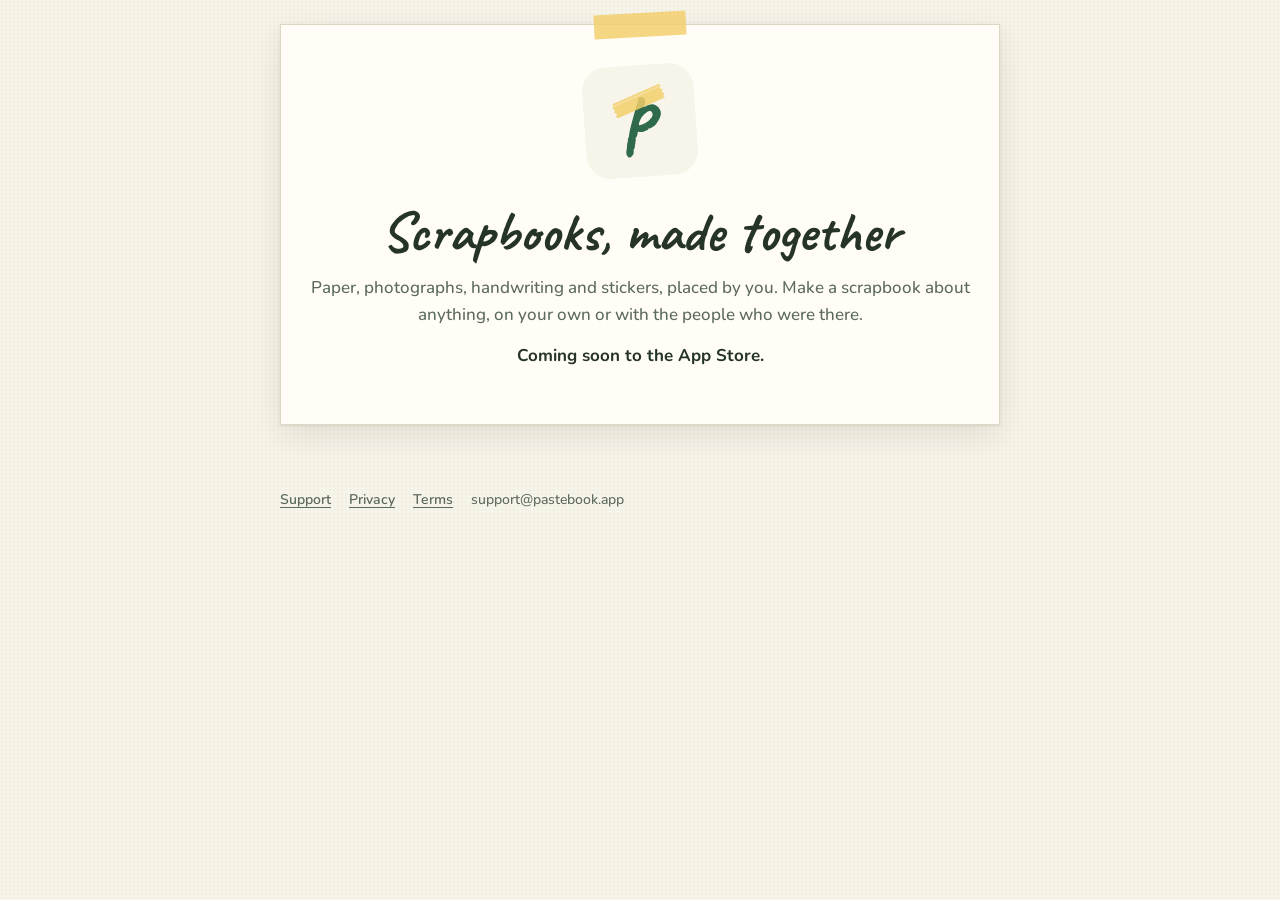
<file: index.html>
<!doctype html>
<html lang="en">
<head>
<meta charset="utf-8">
<meta name="viewport" content="width=device-width, initial-scale=1">
<title>pastebook</title>
<meta name="description" content="pastebook: scrapbooks about anything, made alone or together.">
<link rel="icon" href="/icon.svg" type="image/svg+xml">
<link rel="apple-touch-icon" href="/apple-touch-icon.png">
<link rel="stylesheet" href="/style.css">
</head>
<body>
<main>
  <div class="sheet tape hero">
    <img class="icon" src="/icon.svg" alt="" width="112" height="112">
    <h1>Scrapbooks, made together</h1>
    <p class="soft">Paper, photographs, handwriting and stickers, placed by you. Make a scrapbook about anything, on your own or with the people who were there.</p>
    <p><strong>Coming soon to the App Store.</strong></p>
  </div>
</main>
<footer>
  <a href="/support/">Support</a>
  <a href="/privacy/">Privacy</a>
  <a href="/terms/">Terms</a>
  <span>support@pastebook.app</span>
</footer>
</body>
</html>
</file>
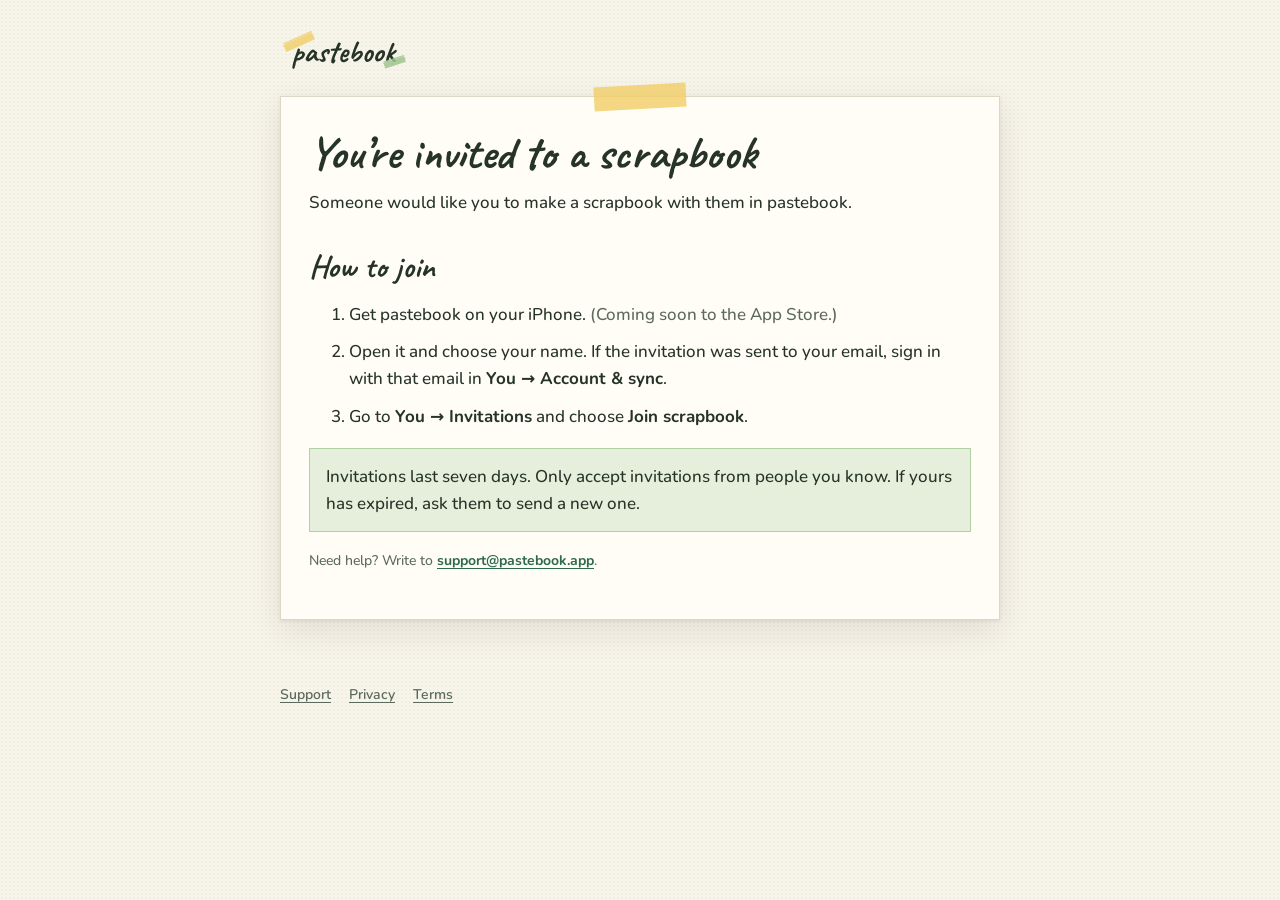
<file: invite/index.html>
<!doctype html>
<html lang="en">
<head>
<meta charset="utf-8">
<meta name="viewport" content="width=device-width, initial-scale=1">
<title>You’re invited · pastebook</title>
<meta name="description" content="Someone invited you to make a scrapbook together in pastebook.">
<meta name="robots" content="noindex">
<link rel="icon" href="/icon.svg" type="image/svg+xml">
<link rel="apple-touch-icon" href="/apple-touch-icon.png">
<link rel="stylesheet" href="/style.css">
</head>
<body>
<header class="site">
  <a href="/"><img src="/logo.svg" alt="pastebook" width="129" height="44"></a>
</header>
<main>
  <div class="sheet tape">
    <h1>You’re invited to a scrapbook</h1>
    <p>Someone would like you to make a scrapbook with them in pastebook.</p>

    <!-- With pastebook installed, tapping the link opens the app before this
         page loads. This button covers links opened inside a browser. -->
    <p id="open" hidden><a class="button" id="open-link" href="#">Open in pastebook</a></p>

    <h2>How to join</h2>
    <ol class="steps">
      <li>Get pastebook on your iPhone. <span class="soft">(Coming soon to the App Store.)</span></li>
      <li>Open it and choose your name. If the invitation was sent to your email, sign in with that email in <strong>You → Account &amp; sync</strong>.</li>
      <li>Go to <strong>You → Invitations</strong> and choose <strong>Join scrapbook</strong>.</li>
    </ol>
    <div class="note">Invitations last seven days. Only accept invitations from people you know. If yours has expired, ask them to send a new one.</div>
    <p class="meta">Need help? Write to <a href="mailto:support@pastebook.app">support@pastebook.app</a>.</p>
  </div>
</main>
<footer>
  <a href="/support/">Support</a>
  <a href="/privacy/">Privacy</a>
  <a href="/terms/">Terms</a>
</footer>
<script>
  // Only a well-formed invitation ID is passed on to the app.
  const id = new URLSearchParams(location.search).get("id") || location.pathname.split("/")[2] || "";
  if (/^[0-9a-f]{8}-[0-9a-f]{4}-[0-9a-f]{4}-[0-9a-f]{4}-[0-9a-f]{12}$/i.test(id)) {
    document.getElementById("open-link").href = "kept://invite/" + id.toLowerCase();
    document.getElementById("open").hidden = false;
  }
</script>
</body>
</html>
</file>
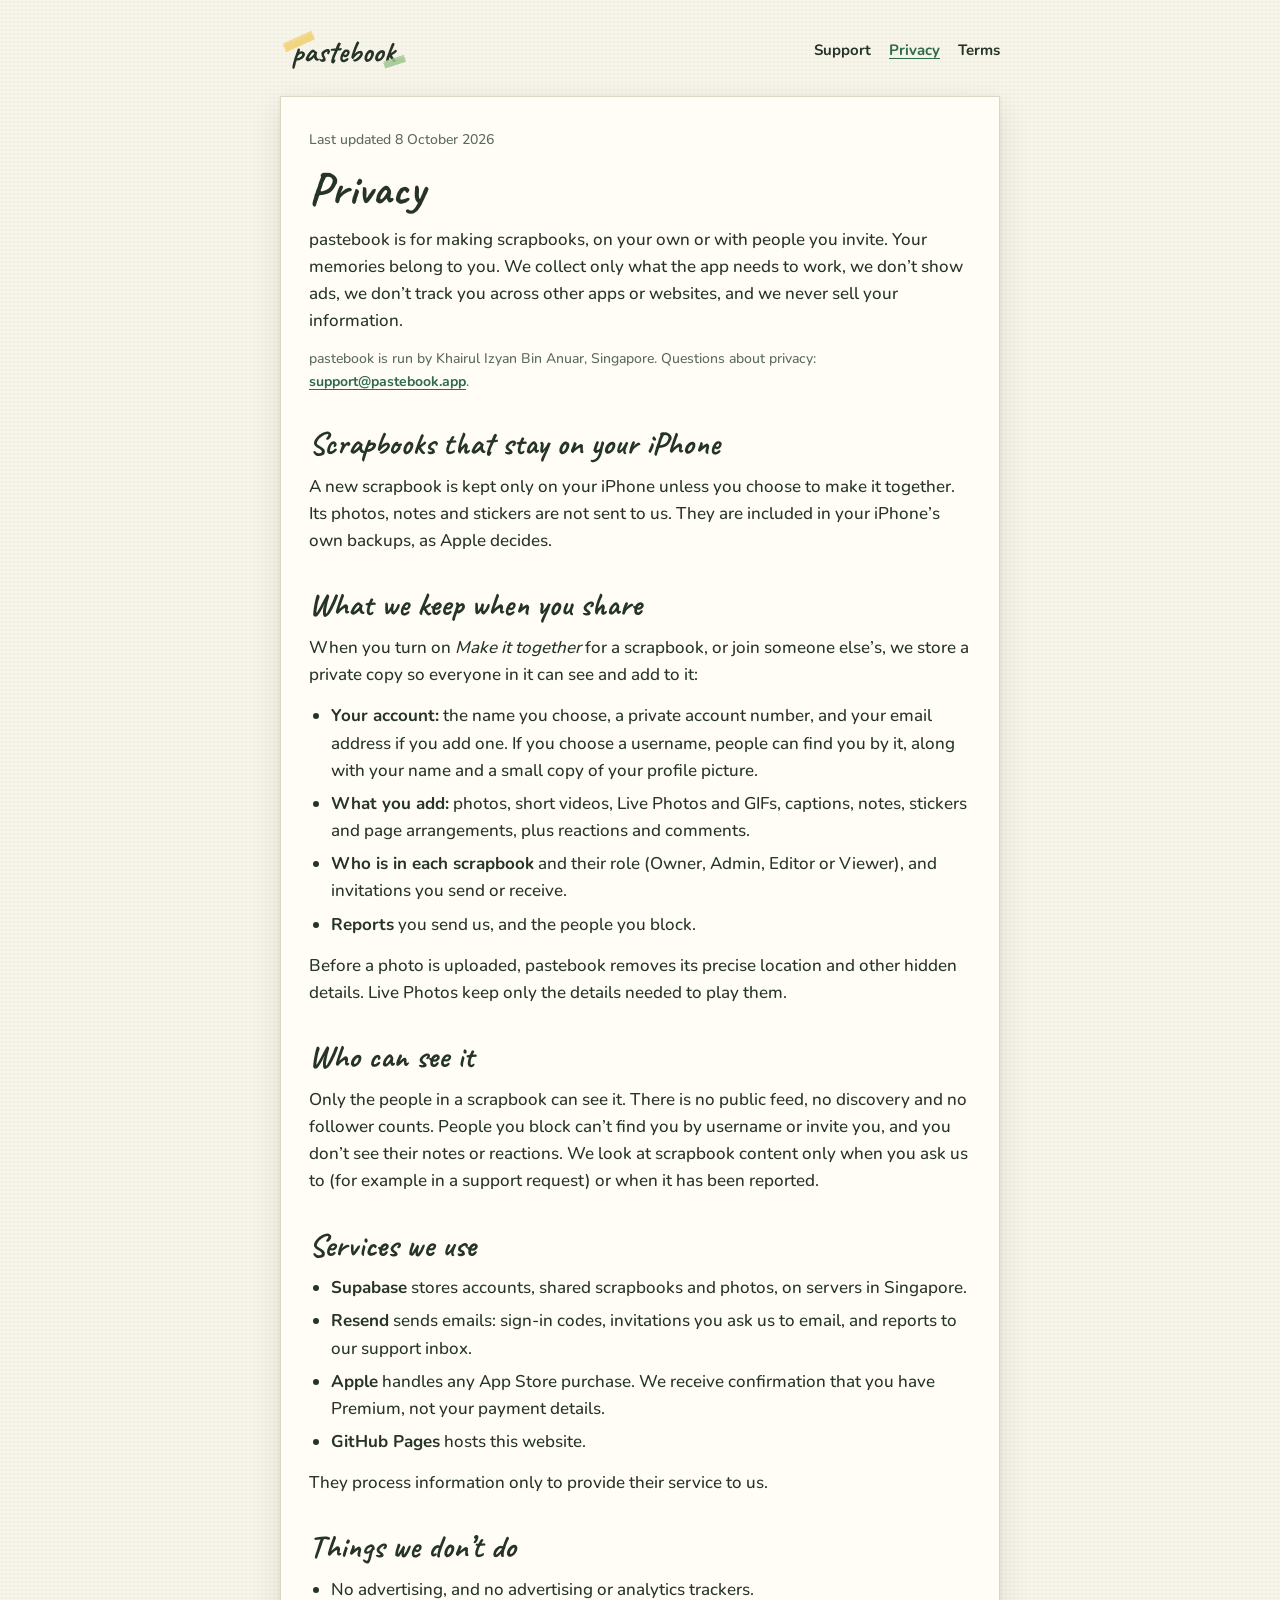
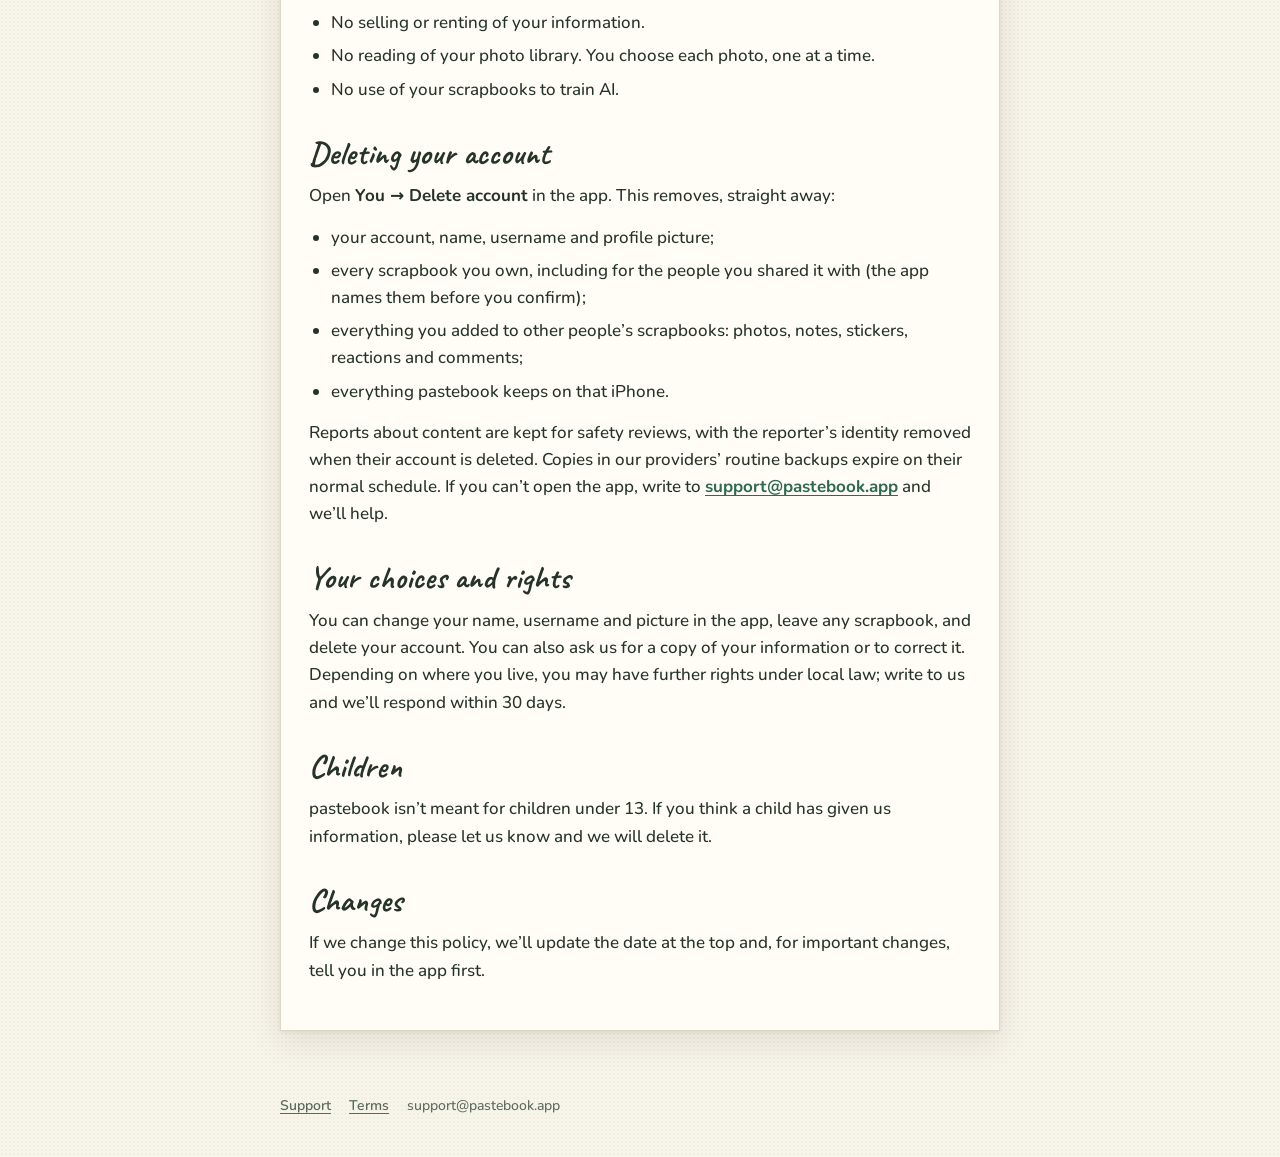
<file: privacy/index.html>
<!doctype html>
<html lang="en">
<head>
<meta charset="utf-8">
<meta name="viewport" content="width=device-width, initial-scale=1">
<title>Privacy · pastebook</title>
<meta name="description" content="How pastebook handles your scrapbooks, photos and account.">
<link rel="icon" href="/icon.svg" type="image/svg+xml">
<link rel="apple-touch-icon" href="/apple-touch-icon.png">
<link rel="stylesheet" href="/style.css">
</head>
<body>
<header class="site">
  <a href="/"><img src="/logo.svg" alt="pastebook" width="129" height="44"></a>
  <nav><a href="/support/">Support</a><a href="/privacy/" aria-current="page">Privacy</a><a href="/terms/">Terms</a></nav>
</header>
<main>
<article class="sheet">
  <p class="meta">Last updated 8 October 2026</p>
  <h1>Privacy</h1>
  <p>pastebook is for making scrapbooks, on your own or with people you invite. Your memories belong to you. We collect only what the app needs to work, we don’t show ads, we don’t track you across other apps or websites, and we never sell your information.</p>
  <p class="meta">pastebook is run by Khairul Izyan Bin Anuar, Singapore. Questions about privacy: <a href="mailto:support@pastebook.app">support@pastebook.app</a>.</p>

  <h2>Scrapbooks that stay on your iPhone</h2>
  <p>A new scrapbook is kept only on your iPhone unless you choose to make it together. Its photos, notes and stickers are not sent to us. They are included in your iPhone’s own backups, as Apple decides.</p>

  <h2>What we keep when you share</h2>
  <p>When you turn on <em>Make it together</em> for a scrapbook, or join someone else’s, we store a private copy so everyone in it can see and add to it:</p>
  <ul>
    <li><strong>Your account:</strong> the name you choose, a private account number, and your email address if you add one. If you choose a username, people can find you by it, along with your name and a small copy of your profile picture.</li>
    <li><strong>What you add:</strong> photos, short videos, Live Photos and GIFs, captions, notes, stickers and page arrangements, plus reactions and comments.</li>
    <li><strong>Who is in each scrapbook</strong> and their role (Owner, Admin, Editor or Viewer), and invitations you send or receive.</li>
    <li><strong>Reports</strong> you send us, and the people you block.</li>
  </ul>
  <p>Before a photo is uploaded, pastebook removes its precise location and other hidden details. Live Photos keep only the details needed to play them.</p>

  <h2>Who can see it</h2>
  <p>Only the people in a scrapbook can see it. There is no public feed, no discovery and no follower counts. People you block can’t find you by username or invite you, and you don’t see their notes or reactions. We look at scrapbook content only when you ask us to (for example in a support request) or when it has been reported.</p>

  <h2>Services we use</h2>
  <ul>
    <li><strong>Supabase</strong> stores accounts, shared scrapbooks and photos, on servers in Singapore.</li>
    <li><strong>Resend</strong> sends emails: sign-in codes, invitations you ask us to email, and reports to our support inbox.</li>
    <li><strong>Apple</strong> handles any App Store purchase. We receive confirmation that you have Premium, not your payment details.</li>
    <li><strong>GitHub Pages</strong> hosts this website.</li>
  </ul>
  <p>They process information only to provide their service to us.</p>

  <h2>Things we don’t do</h2>
  <ul>
    <li>No advertising, and no advertising or analytics trackers.</li>
    <li>No selling or renting of your information.</li>
    <li>No reading of your photo library. You choose each photo, one at a time.</li>
    <li>No use of your scrapbooks to train AI.</li>
  </ul>

  <h2>Deleting your account</h2>
  <p>Open <strong>You → Delete account</strong> in the app. This removes, straight away:</p>
  <ul>
    <li>your account, name, username and profile picture;</li>
    <li>every scrapbook you own, including for the people you shared it with (the app names them before you confirm);</li>
    <li>everything you added to other people’s scrapbooks: photos, notes, stickers, reactions and comments;</li>
    <li>everything pastebook keeps on that iPhone.</li>
  </ul>
  <p>Reports about content are kept for safety reviews, with the reporter’s identity removed when their account is deleted. Copies in our providers’ routine backups expire on their normal schedule. If you can’t open the app, write to <a href="mailto:support@pastebook.app">support@pastebook.app</a> and we’ll help.</p>

  <h2>Your choices and rights</h2>
  <p>You can change your name, username and picture in the app, leave any scrapbook, and delete your account. You can also ask us for a copy of your information or to correct it. Depending on where you live, you may have further rights under local law; write to us and we’ll respond within 30 days.</p>

  <h2>Children</h2>
  <p>pastebook isn’t meant for children under 13. If you think a child has given us information, please let us know and we will delete it.</p>

  <h2>Changes</h2>
  <p>If we change this policy, we’ll update the date at the top and, for important changes, tell you in the app first.</p>
</article>
</main>
<footer>
  <a href="/support/">Support</a>
  <a href="/terms/">Terms</a>
  <span>support@pastebook.app</span>
</footer>
</body>
</html>
</file>
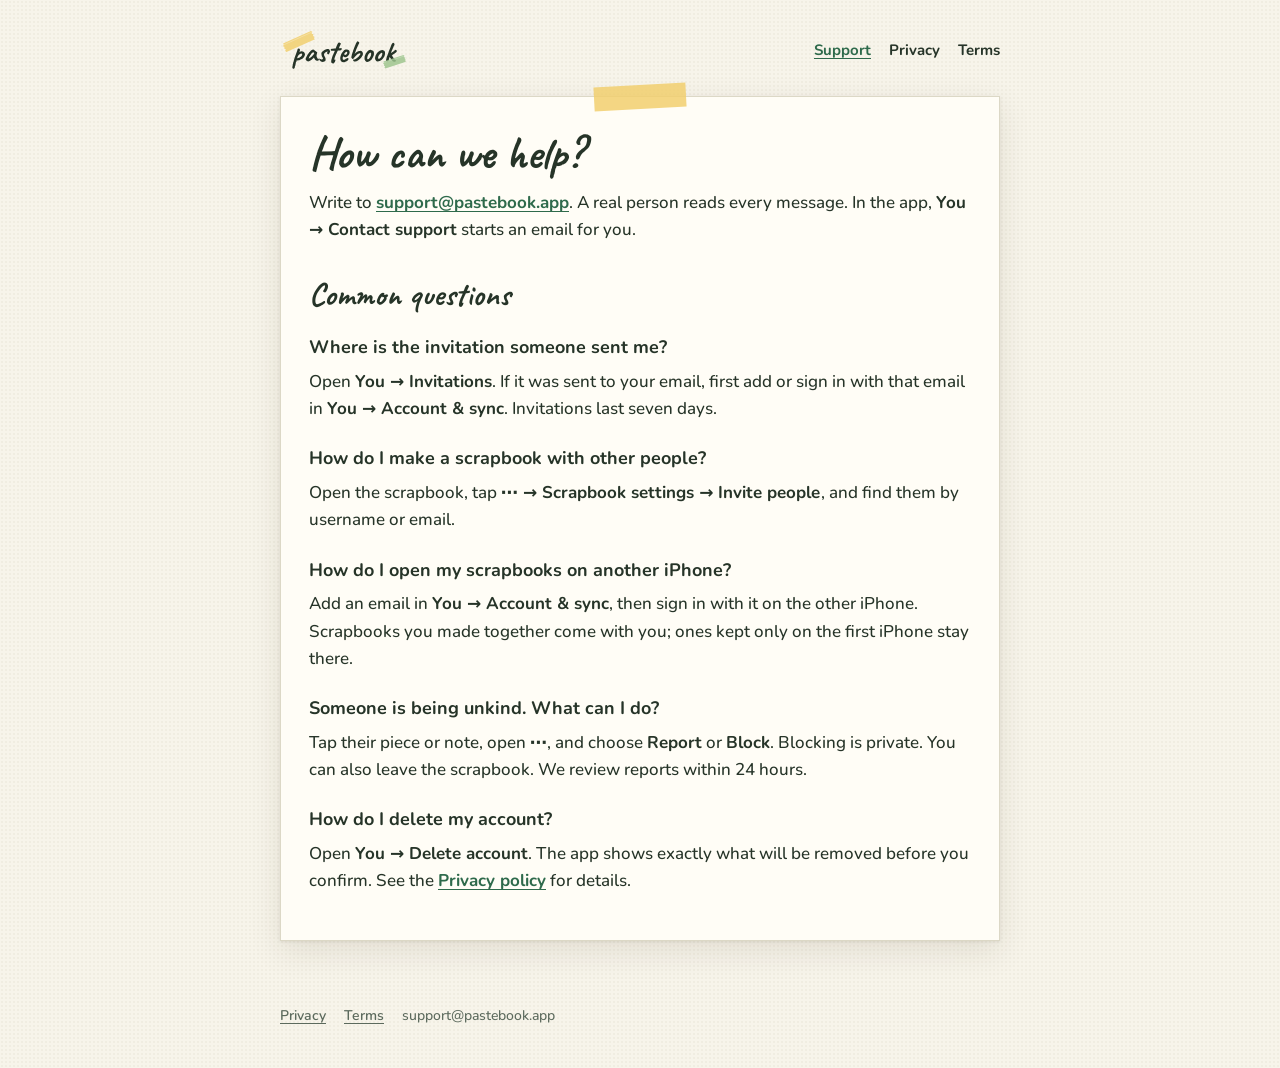
<file: support/index.html>
<!doctype html>
<html lang="en">
<head>
<meta charset="utf-8">
<meta name="viewport" content="width=device-width, initial-scale=1">
<title>Support · pastebook</title>
<meta name="description" content="Help with pastebook.">
<link rel="icon" href="/icon.svg" type="image/svg+xml">
<link rel="apple-touch-icon" href="/apple-touch-icon.png">
<link rel="stylesheet" href="/style.css">
</head>
<body>
<header class="site">
  <a href="/"><img src="/logo.svg" alt="pastebook" width="129" height="44"></a>
  <nav><a href="/support/" aria-current="page">Support</a><a href="/privacy/">Privacy</a><a href="/terms/">Terms</a></nav>
</header>
<main>
<article class="sheet tape">
  <h1>How can we help?</h1>
  <p>Write to <a href="mailto:support@pastebook.app">support@pastebook.app</a>. A real person reads every message. In the app, <strong>You → Contact support</strong> starts an email for you.</p>

  <h2>Common questions</h2>
  <h3>Where is the invitation someone sent me?</h3>
  <p>Open <strong>You → Invitations</strong>. If it was sent to your email, first add or sign in with that email in <strong>You → Account &amp; sync</strong>. Invitations last seven days.</p>
  <h3>How do I make a scrapbook with other people?</h3>
  <p>Open the scrapbook, tap <strong>⋯ → Scrapbook settings → Invite people</strong>, and find them by username or email.</p>
  <h3>How do I open my scrapbooks on another iPhone?</h3>
  <p>Add an email in <strong>You → Account &amp; sync</strong>, then sign in with it on the other iPhone. Scrapbooks you made together come with you; ones kept only on the first iPhone stay there.</p>
  <h3>Someone is being unkind. What can I do?</h3>
  <p>Tap their piece or note, open <strong>⋯</strong>, and choose <strong>Report</strong> or <strong>Block</strong>. Blocking is private. You can also leave the scrapbook. We review reports within 24 hours.</p>
  <h3>How do I delete my account?</h3>
  <p>Open <strong>You → Delete account</strong>. The app shows exactly what will be removed before you confirm. See the <a href="/privacy/">Privacy policy</a> for details.</p>
</article>
</main>
<footer>
  <a href="/privacy/">Privacy</a>
  <a href="/terms/">Terms</a>
  <span>support@pastebook.app</span>
</footer>
</body>
</html>
</file>
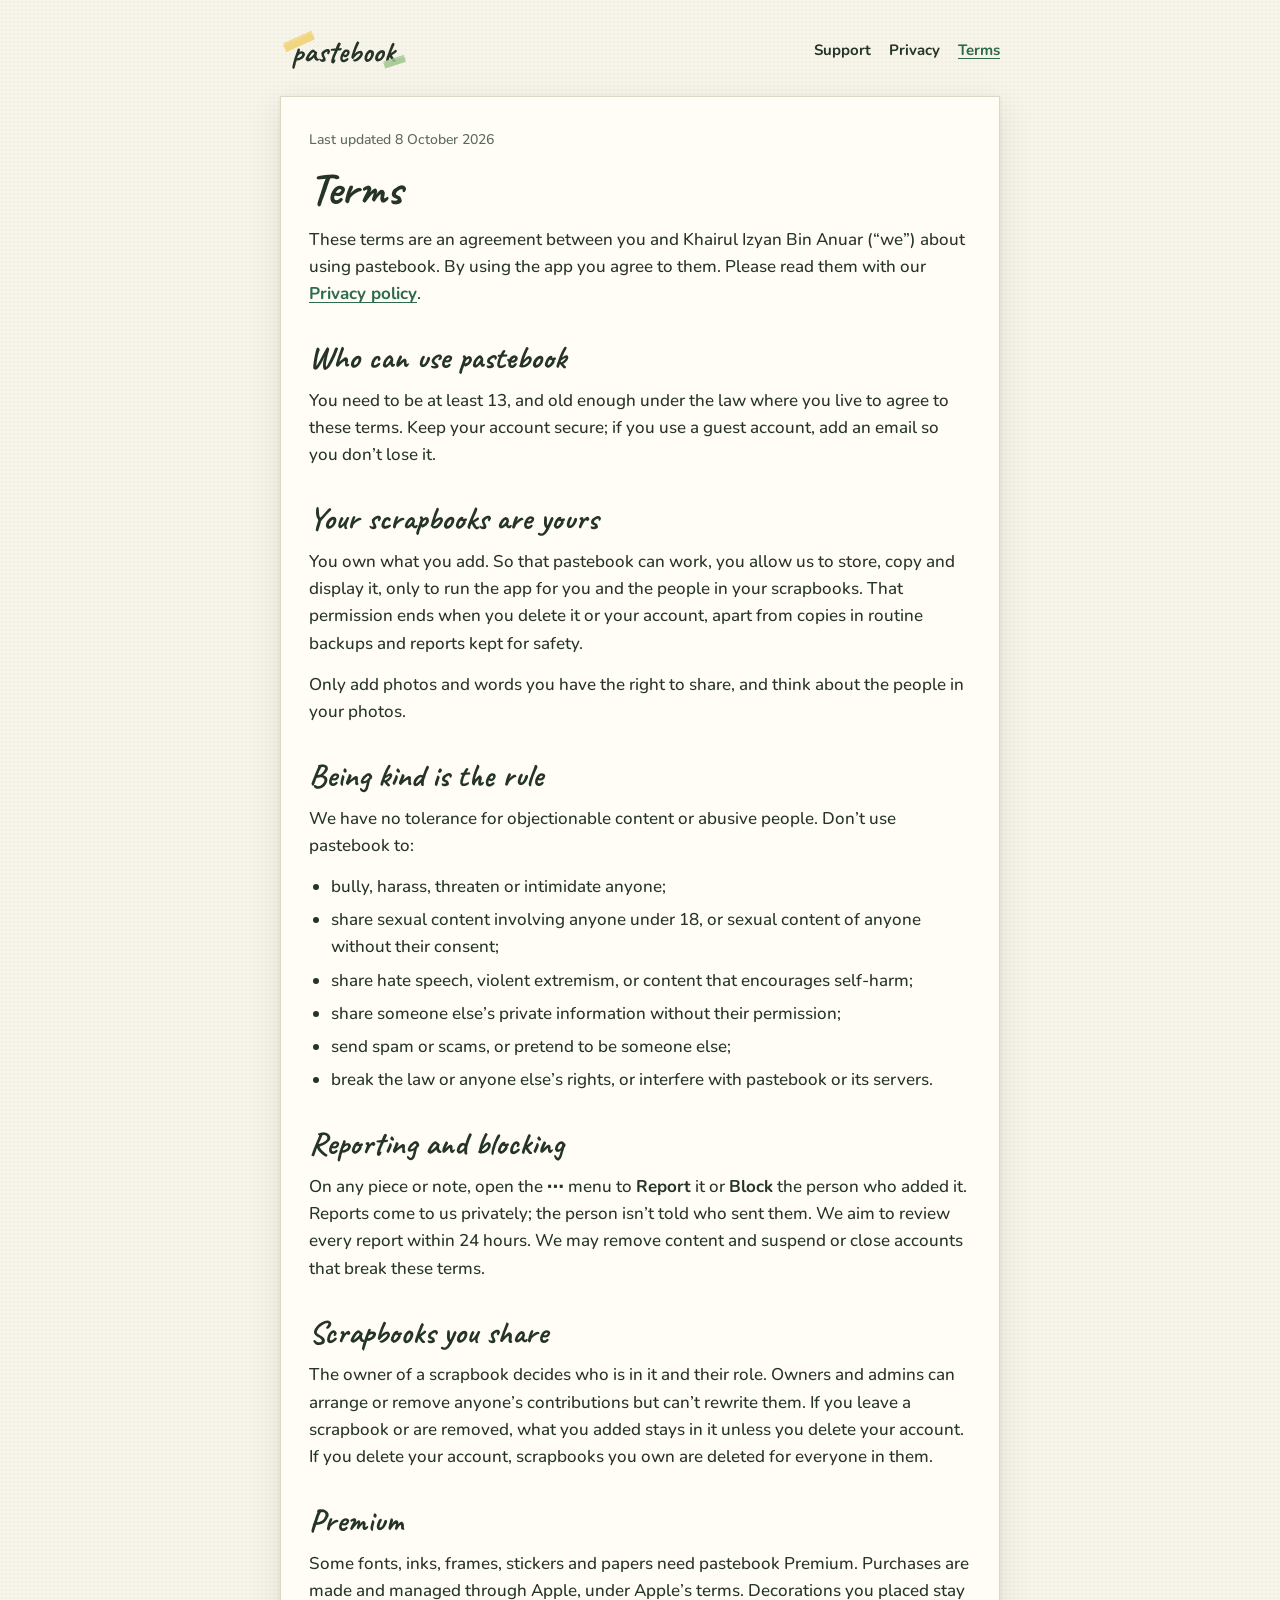
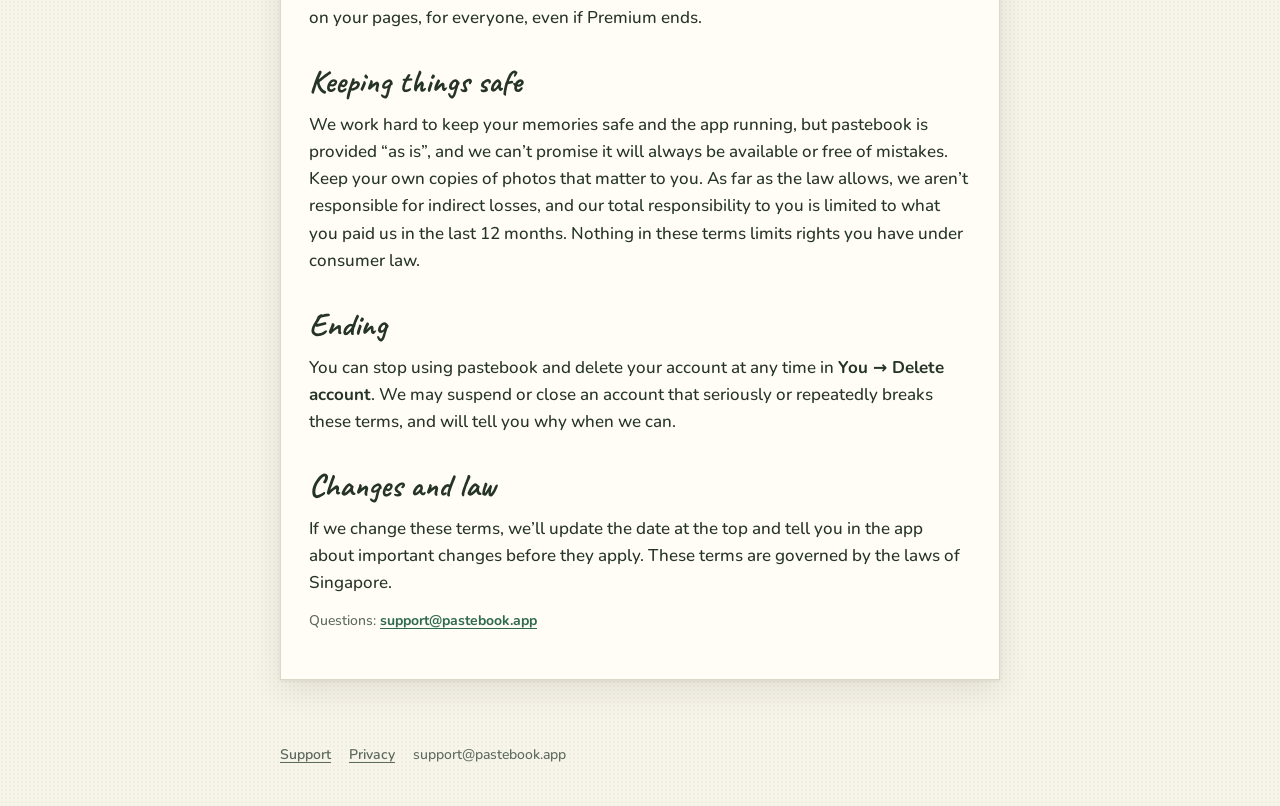
<file: terms/index.html>
<!doctype html>
<html lang="en">
<head>
<meta charset="utf-8">
<meta name="viewport" content="width=device-width, initial-scale=1">
<title>Terms · pastebook</title>
<meta name="description" content="The terms for using pastebook.">
<link rel="icon" href="/icon.svg" type="image/svg+xml">
<link rel="apple-touch-icon" href="/apple-touch-icon.png">
<link rel="stylesheet" href="/style.css">
</head>
<body>
<header class="site">
  <a href="/"><img src="/logo.svg" alt="pastebook" width="129" height="44"></a>
  <nav><a href="/support/">Support</a><a href="/privacy/">Privacy</a><a href="/terms/" aria-current="page">Terms</a></nav>
</header>
<main>
<article class="sheet">
  <p class="meta">Last updated 8 October 2026</p>
  <h1>Terms</h1>
  <p>These terms are an agreement between you and Khairul Izyan Bin Anuar (“we”) about using pastebook. By using the app you agree to them. Please read them with our <a href="/privacy/">Privacy policy</a>.</p>

  <h2>Who can use pastebook</h2>
  <p>You need to be at least 13, and old enough under the law where you live to agree to these terms. Keep your account secure; if you use a guest account, add an email so you don’t lose it.</p>

  <h2>Your scrapbooks are yours</h2>
  <p>You own what you add. So that pastebook can work, you allow us to store, copy and display it, only to run the app for you and the people in your scrapbooks. That permission ends when you delete it or your account, apart from copies in routine backups and reports kept for safety.</p>
  <p>Only add photos and words you have the right to share, and think about the people in your photos.</p>

  <h2>Being kind is the rule</h2>
  <p>We have no tolerance for objectionable content or abusive people. Don’t use pastebook to:</p>
  <ul>
    <li>bully, harass, threaten or intimidate anyone;</li>
    <li>share sexual content involving anyone under 18, or sexual content of anyone without their consent;</li>
    <li>share hate speech, violent extremism, or content that encourages self-harm;</li>
    <li>share someone else’s private information without their permission;</li>
    <li>send spam or scams, or pretend to be someone else;</li>
    <li>break the law or anyone else’s rights, or interfere with pastebook or its servers.</li>
  </ul>

  <h2>Reporting and blocking</h2>
  <p>On any piece or note, open the <strong>⋯</strong> menu to <strong>Report</strong> it or <strong>Block</strong> the person who added it. Reports come to us privately; the person isn’t told who sent them. We aim to review every report within 24 hours. We may remove content and suspend or close accounts that break these terms.</p>

  <h2>Scrapbooks you share</h2>
  <p>The owner of a scrapbook decides who is in it and their role. Owners and admins can arrange or remove anyone’s contributions but can’t rewrite them. If you leave a scrapbook or are removed, what you added stays in it unless you delete your account. If you delete your account, scrapbooks you own are deleted for everyone in them.</p>

  <h2>Premium</h2>
  <p>Some fonts, inks, frames, stickers and papers need pastebook Premium. Purchases are made and managed through Apple, under Apple’s terms. Decorations you placed stay on your pages, for everyone, even if Premium ends.</p>

  <h2>Keeping things safe</h2>
  <p>We work hard to keep your memories safe and the app running, but pastebook is provided “as is”, and we can’t promise it will always be available or free of mistakes. Keep your own copies of photos that matter to you. As far as the law allows, we aren’t responsible for indirect losses, and our total responsibility to you is limited to what you paid us in the last 12 months. Nothing in these terms limits rights you have under consumer law.</p>

  <h2>Ending</h2>
  <p>You can stop using pastebook and delete your account at any time in <strong>You → Delete account</strong>. We may suspend or close an account that seriously or repeatedly breaks these terms, and will tell you why when we can.</p>

  <h2>Changes and law</h2>
  <p>If we change these terms, we’ll update the date at the top and tell you in the app about important changes before they apply. These terms are governed by the laws of Singapore.</p>

  <p class="meta">Questions: <a href="mailto:support@pastebook.app">support@pastebook.app</a></p>
</article>
</main>
<footer>
  <a href="/support/">Support</a>
  <a href="/privacy/">Privacy</a>
  <span>support@pastebook.app</span>
</footer>
</body>
</html>
</file>
<file: style.css>
/* pastebook website. Pressed garden palette, bundled OFL fonts, no trackers. */
@font-face { font-family: "Caveat"; src: url("/fonts/Caveat.ttf") format("truetype"); font-weight: 400 700; font-display: swap; }
@font-face { font-family: "Nunito"; src: url("/fonts/Nunito.ttf") format("truetype"); font-weight: 200 1000; font-display: swap; }

:root {
  --paper: #F7F4EA; --sheet: #FFFDF6; --line: #DCD8C6;
  --ink: #263428; --soft: #5C6A5D; --accent: #2E6A4B;
  --butter: rgba(242, 207, 107, .82); --sage: #9CC48C; --blush: #F1B2A6;
}
* { box-sizing: border-box; }
html { -webkit-text-size-adjust: 100%; }
body {
  margin: 0; background: var(--paper); color: var(--ink);
  font: 500 17px/1.6 "Nunito", system-ui, sans-serif;
  background-image: radial-gradient(rgba(120, 100, 60, .05) 1px, transparent 1px); background-size: 4px 4px;
}
a { color: var(--accent); font-weight: 700; text-underline-offset: 3px; }
a:hover { color: #1F4A34; }
header.site { max-width: 760px; margin: 0 auto; padding: 28px 20px 0; display: flex; align-items: center; justify-content: space-between; gap: 16px; flex-wrap: wrap; }
header.site img { height: 44px; width: auto; display: block; }
header.site nav { display: flex; gap: 18px; flex-wrap: wrap; font-size: 15px; }
header.site nav a { text-decoration: none; color: var(--ink); }
header.site nav a[aria-current="page"] { color: var(--accent); text-decoration: underline; }
main { max-width: 760px; margin: 0 auto; padding: 24px 20px 64px; }
.sheet {
  background: var(--sheet); border: 1px solid var(--line); padding: 32px 28px; position: relative;
  box-shadow: 0 10px 30px rgba(50, 35, 10, .10), 0 1px 3px rgba(50, 35, 10, .08);
}
.sheet.tape::before {
  content: ""; position: absolute; top: -12px; left: 50%; width: 92px; height: 24px; margin-left: -46px;
  background: var(--butter); transform: rotate(-3deg);
}
h1, h2 { font-family: "Caveat", cursive; font-weight: 700; line-height: 1.05; margin: 0 0 12px; }
h1 { font-size: 46px; }
h2 { font-size: 32px; margin-top: 34px; }
h3 { font-size: 18px; margin: 22px 0 6px; }
p, ul { margin: 0 0 14px; }
ul { padding-left: 22px; }
li { margin-bottom: 6px; }
.soft { color: var(--soft); }
.meta { font-size: 14px; color: var(--soft); }
.draft { display: inline-block; font-size: 13px; font-weight: 800; letter-spacing: .06em; text-transform: uppercase;
  color: #8A5A00; background: #FBF1CF; border: 1px solid #E8D690; padding: 3px 10px; margin-bottom: 18px; }
.button {
  display: inline-block; background: var(--accent); color: #fff; text-decoration: none; font-weight: 800;
  padding: 13px 22px; border-radius: 14px; box-shadow: 0 3px 8px rgba(30, 60, 40, .3);
}
.button:hover { color: #fff; background: #285E42; }
.note { background: rgba(156, 196, 140, .25); border: 1px solid rgba(156, 196, 140, .7); padding: 14px 16px; margin: 18px 0; }
footer { max-width: 760px; margin: 0 auto; padding: 0 20px 40px; font-size: 14px; color: var(--soft); display: flex; gap: 18px; flex-wrap: wrap; }
footer a { color: var(--soft); font-weight: 600; }
.hero { text-align: center; padding: 40px 28px; }
.hero img.icon { width: 112px; height: 112px; transform: rotate(-4deg); }
.hero h1 { font-size: 56px; margin-top: 18px; }
.steps li { margin-bottom: 10px; }
@media (max-width: 520px) {
  .sheet { padding: 26px 20px; }
  h1 { font-size: 40px; }
  .hero h1 { font-size: 46px; }
}
</file>
